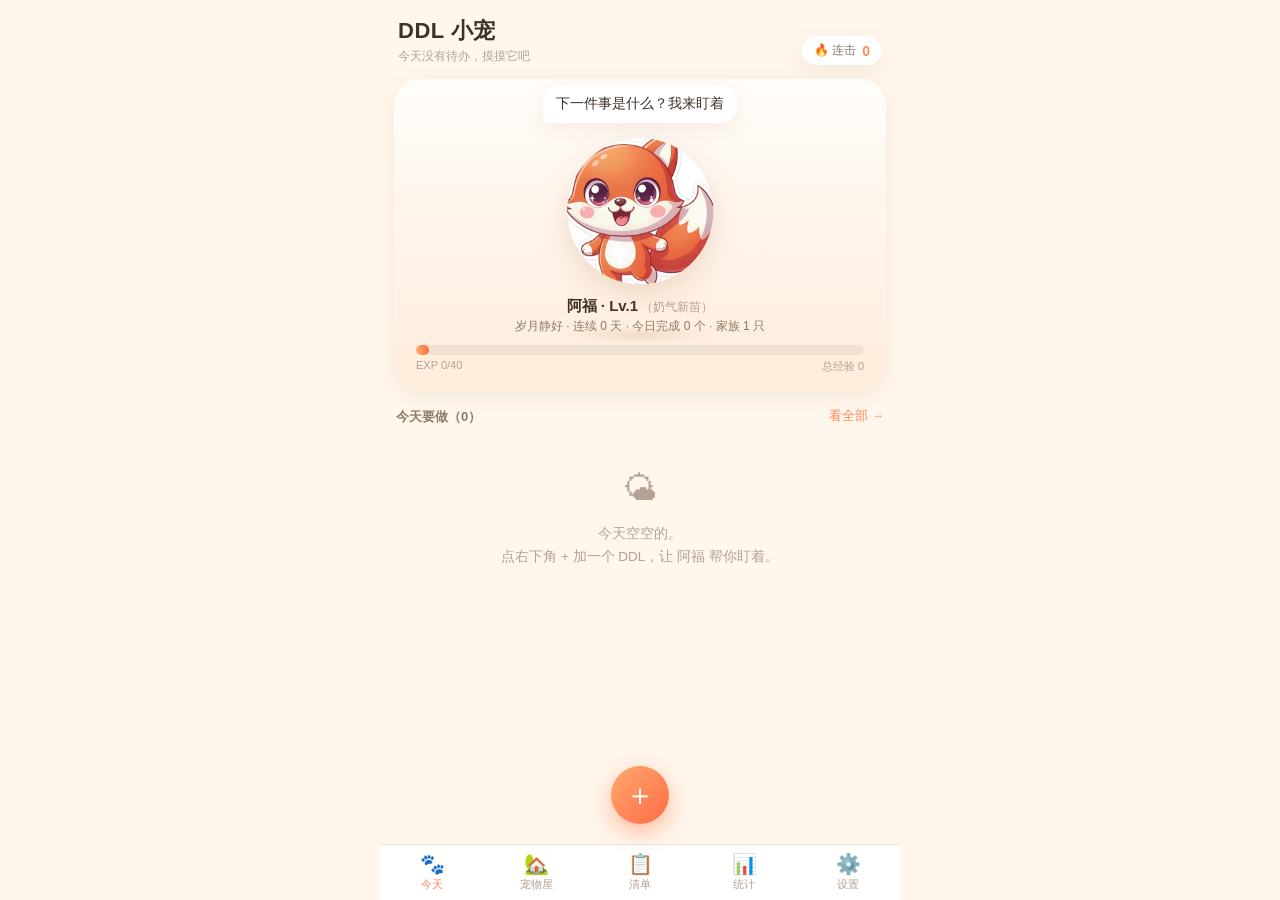
<file: index.html>
<!doctype html>
<html lang="zh-CN">
  <head>
    <meta charset="UTF-8" />
    <meta
      name="viewport"
      content="width=device-width, initial-scale=1.0, maximum-scale=1.0, user-scalable=no, viewport-fit=cover"
    />
    <meta name="theme-color" content="#FFF6EC" />
    <meta name="description" content="DDL 小宠 —— 把截止日期养起来，完成任务就有正反馈" />
    <meta name="apple-mobile-web-app-capable" content="yes" />
    <meta name="apple-mobile-web-app-status-bar-style" content="default" />
    <meta name="apple-mobile-web-app-title" content="DDL小宠" />
    <meta name="mobile-web-app-capable" content="yes" />
    <link rel="manifest" href="./manifest.webmanifest" />
    <link rel="apple-touch-icon" href="./icons/icon-180.png" />
    <title>DDL 小宠</title>
    <script type="module" crossorigin src="./assets/main-BnW5MFjz.js"></script>
    <link rel="modulepreload" crossorigin href="./assets/styles-CB0iZP_0.js">
    <link rel="stylesheet" crossorigin href="./assets/styles-95EQojph.css">
  </head>
  <body>
    <div id="root"></div>
  </body>
</html>
</file>
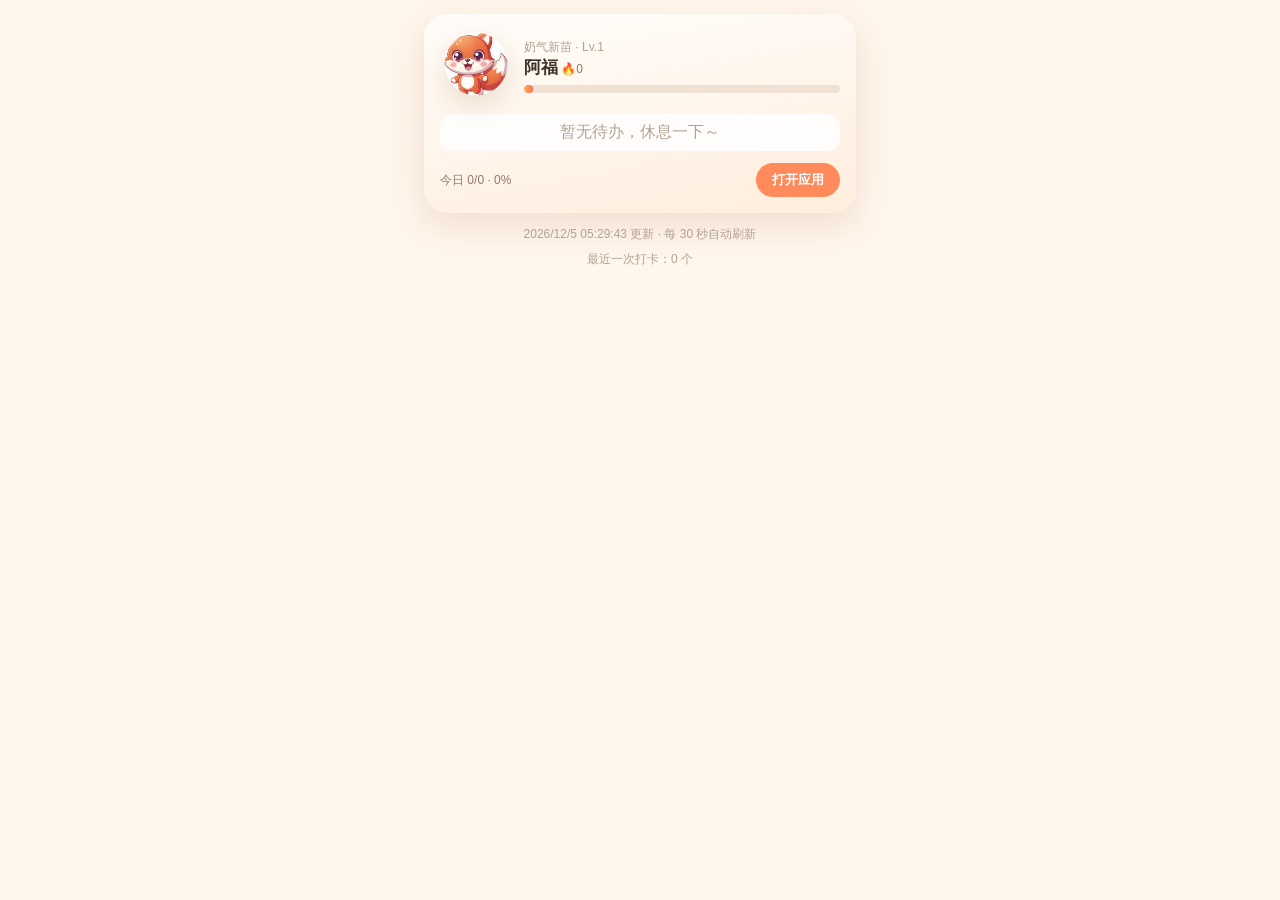
<file: widget.html>
<!doctype html>
<html lang="zh-CN">
  <head>
    <meta charset="UTF-8" />
    <meta name="viewport" content="width=device-width, initial-scale=1.0, viewport-fit=cover" />
    <meta name="theme-color" content="#FFF6EC" />
    <meta name="apple-mobile-web-app-capable" content="yes" />
    <meta name="mobile-web-app-capable" content="yes" />
    <link rel="manifest" href="./manifest.webmanifest" />
    <title>DDL 小组件</title>
    <script type="module" crossorigin src="./assets/widget-D8nKZktV.js"></script>
    <link rel="modulepreload" crossorigin href="./assets/styles-CB0iZP_0.js">
    <link rel="stylesheet" crossorigin href="./assets/styles-95EQojph.css">
  </head>
  <body>
    <div id="root"></div>
  </body>
</html>
</file>
<file: assets/styles-95EQojph.css>
:root{--bg: #fff6ec;--bg-2: #ffecdb;--card: #ffffff;--ink: #3e3226;--ink-2: #8d7b68;--ink-3: #b3a294;--line: #f2e5d6;--brand: #ff8a5b;--brand-2: #ff6b45;--brand-soft: #ffecdf;--green: #38b27d;--green-soft: #e4f6ee;--red: #ff5a5f;--red-soft: #ffe9e9;--amber: #f2a03d;--amber-soft: #fff3e0;--blue: #5b8def;--purple: #9b6bf2;--radius: 20px;--shadow: 0 6px 20px rgba(180, 130, 90, .12);--shadow-lg: 0 12px 34px rgba(180, 130, 90, .2);--safe-b: env(safe-area-inset-bottom, 0px);--safe-t: env(safe-area-inset-top, 0px)}*{box-sizing:border-box;-webkit-tap-highlight-color:transparent}html,body{margin:0;padding:0;background:var(--bg);color:var(--ink);font-family:-apple-system,BlinkMacSystemFont,PingFang SC,Hiragino Sans GB,Microsoft YaHei,Helvetica Neue,Arial,sans-serif;-webkit-font-smoothing:antialiased;overscroll-behavior-y:none}button{font-family:inherit;border:none;background:none;color:inherit;cursor:pointer;padding:0}input,textarea,select{font-family:inherit;font-size:16px;color:var(--ink)}#root{min-height:100vh}.app{max-width:520px;margin:0 auto;min-height:100vh;padding-bottom:calc(96px + var(--safe-b));position:relative}.topbar{padding:calc(16px + var(--safe-t)) 18px 8px;display:flex;align-items:flex-end;justify-content:space-between;gap:10px}.topbar h1{margin:0;font-size:22px;letter-spacing:.5px}.topbar .sub{font-size:12px;color:var(--ink-3);margin-top:2px}.chip{background:var(--card);border-radius:999px;padding:6px 12px;font-size:12px;color:var(--ink-2);box-shadow:var(--shadow);display:inline-flex;align-items:center;gap:6px;white-space:nowrap}.chip b{color:var(--brand);font-size:14px}.stage{margin:6px 14px 0;background:linear-gradient(180deg,#fffdfa 0%,var(--bg-2) 100%);border-radius:26px;box-shadow:var(--shadow);padding:6px 16px 16px;text-align:center;position:relative;overflow:hidden}.stage:after{content:"";position:absolute;left:50%;bottom:46px;width:150px;height:18px;transform:translate(-50%);background:radial-gradient(ellipse at center,rgba(190,150,110,.22),transparent 70%);border-radius:50%}.stage .pet-wrap{position:relative;z-index:1;display:flex;justify-content:center;cursor:pointer;-webkit-user-select:none;user-select:none}.bubble{display:inline-block;max-width:86%;background:#fff;border-radius:16px 16px 16px 4px;padding:9px 13px;font-size:13.5px;color:var(--ink);box-shadow:var(--shadow);margin-bottom:4px;line-height:1.45;animation:pop-in .32s cubic-bezier(.2,1.4,.5,1)}.pet-name{font-size:15px;font-weight:700;margin-top:2px}.pet-meta{font-size:12px;color:var(--ink-2);margin-top:2px}.expbar{height:10px;border-radius:999px;background:#f0e2d3;overflow:hidden;margin:10px 6px 4px;position:relative}.expbar>i{display:block;height:100%;border-radius:999px;background:linear-gradient(90deg,#ffb067,var(--brand-2));transition:width .7s cubic-bezier(.2,.9,.2,1)}.explabel{display:flex;justify-content:space-between;font-size:11px;color:var(--ink-3);padding:0 6px}@keyframes pet-bob{0%,to{transform:translateY(0) rotate(0)}50%{transform:translateY(-6px) rotate(-1deg)}}@keyframes pet-jump{0%,to{transform:translateY(0) scale(1)}35%{transform:translateY(-26px) scale(1.05)}70%{transform:translateY(0) scale(.96)}}@keyframes blink{0%,92%,to{transform:scaleY(1)}95%{transform:scaleY(.08)}}@keyframes tail-wag{0%,to{transform:rotate(-7deg)}50%{transform:rotate(9deg)}}@keyframes wobble{0%,to{transform:rotate(-2deg)}50%{transform:rotate(2deg)}}@keyframes twinkle{0%{opacity:0;transform:scale(.4) rotate(0)}40%{opacity:1;transform:scale(1.1) rotate(80deg)}to{opacity:0;transform:scale(.5) rotate(160deg)}}@keyframes pop-in{0%{opacity:0;transform:scale(.85) translateY(6px)}to{opacity:1;transform:scale(1) translateY(0)}}.pet{animation:pet-bob 3.4s ease-in-out infinite;transform-origin:50% 88%}.pet.celebrate{animation:pet-jump .62s ease-in-out infinite}.pet.mood-sad{animation-duration:5.5s}.pet .pet-eye{animation:blink 4.6s infinite}.pet .pet-tail{animation:tail-wag 2.6s ease-in-out infinite}.pet.mood-sad .pet-tail{animation-duration:5s}.pet .pet-wobble{animation:wobble 1.6s ease-in-out infinite;transform-origin:50% 80%}.pet .pet-sparkles>path{animation:twinkle 1.1s ease-in-out infinite}.pet .pet-sparkles>path:nth-child(2){animation-delay:.2s}.pet .pet-sparkles>path:nth-child(3){animation-delay:.45s}.pet .pet-sparkles>path:nth-child(4){animation-delay:.7s}.section{margin:18px 14px 0}.section-title{display:flex;align-items:center;justify-content:space-between;font-size:13px;color:var(--ink-2);font-weight:600;margin-bottom:8px;padding:0 2px}.section-title .more{font-weight:400;color:var(--brand);font-size:12.5px}.tabs{display:flex;gap:6px;margin:16px 14px 0;background:#fff;padding:4px;border-radius:14px;box-shadow:var(--shadow)}.tabs button{flex:1;padding:8px 0;border-radius:11px;font-size:13.5px;color:var(--ink-2);font-weight:600;transition:.18s}.tabs button.on{background:var(--brand);color:#fff}.task{background:var(--card);border-radius:var(--radius);box-shadow:var(--shadow);padding:13px 14px;display:flex;gap:12px;align-items:flex-start;margin-bottom:10px;position:relative;overflow:hidden;transition:transform .18s,opacity .3s}.task:before{content:"";position:absolute;left:0;top:0;bottom:0;width:4px;background:var(--brand)}.task.overdue:before{background:var(--red)}.task.soon:before{background:var(--amber)}.task.ok:before{background:var(--green)}.task.done{opacity:.55}.task.done .t-title{text-decoration:line-through;color:var(--ink-3)}.t-check{width:26px;height:26px;border-radius:50%;border:2.5px solid var(--line);flex:0 0 auto;margin-top:2px;display:grid;place-items:center;transition:.2s;background:#fff}.t-check.on{background:var(--green);border-color:var(--green)}.t-check svg{opacity:0;transform:scale(.4);transition:.22s cubic-bezier(.2,1.6,.4,1)}.t-check.on svg{opacity:1;transform:scale(1)}.t-body{flex:1;min-width:0}.t-title{font-size:15px;font-weight:600;line-height:1.35;word-break:break-word}.t-note{font-size:12.5px;color:var(--ink-3);margin-top:3px;line-height:1.4}.t-meta{display:flex;flex-wrap:wrap;gap:6px;margin-top:7px;align-items:center}.tag{font-size:11px;padding:3px 8px;border-radius:8px;background:var(--bg-2);color:var(--ink-2);white-space:nowrap}.tag.urgent{background:var(--red-soft);color:var(--red);font-weight:600}.tag.soon{background:var(--amber-soft);color:#d9851c;font-weight:600}.tag.ok{background:var(--green-soft);color:#22875c}.t-del{flex:0 0 auto;color:var(--ink-3);font-size:18px;line-height:1;padding:4px 2px 4px 6px}.empty{text-align:center;color:var(--ink-3);font-size:13.5px;padding:26px 10px 30px;line-height:1.7}.empty .big{font-size:34px;display:block;margin-bottom:6px}.fab{position:fixed;left:50%;bottom:calc(76px + var(--safe-b));transform:translate(-50%);width:58px;height:58px;border-radius:50%;background:linear-gradient(135deg,#ffa96f,var(--brand-2));color:#fff;font-size:30px;line-height:1;box-shadow:0 8px 22px #ff6e3c73;display:grid;place-items:center;z-index:40;transition:transform .16s}.fab:active{transform:translate(-50%) scale(.92)}.tabbar{position:fixed;left:0;right:0;bottom:0;z-index:30;background:#fffffff0;-webkit-backdrop-filter:blur(12px);backdrop-filter:blur(12px);border-top:1px solid var(--line);display:flex;padding-bottom:var(--safe-b);max-width:520px;margin:0 auto}.tabbar button{flex:1;padding:9px 0 8px;display:flex;flex-direction:column;align-items:center;gap:3px;font-size:11px;color:var(--ink-3)}.tabbar button.on{color:var(--brand)}.tabbar .ico{font-size:20px;line-height:1}.sheet-mask{position:fixed;top:0;right:0;bottom:0;left:0;background:#3c2a1e61;z-index:50;display:flex;align-items:flex-end;justify-content:center;animation:fade .2s}@keyframes fade{0%{opacity:0}to{opacity:1}}.sheet{background:var(--bg);width:100%;max-width:520px;border-radius:24px 24px 0 0;padding:8px 18px calc(20px + var(--safe-b));max-height:92vh;overflow-y:auto;animation:slide-up .28s cubic-bezier(.2,.9,.25,1)}@keyframes slide-up{0%{transform:translateY(24px);opacity:.6}to{transform:translateY(0);opacity:1}}.sheet .grab{width:40px;height:4px;border-radius:999px;background:var(--line);margin:4px auto 12px}.sheet h2{font-size:18px;margin:0 0 14px}.field{margin-bottom:13px}.field label{display:block;font-size:12.5px;color:var(--ink-2);margin-bottom:6px;font-weight:600}.input,.textarea{width:100%;background:#fff;border:1.5px solid var(--line);border-radius:14px;padding:11px 13px;outline:none;transition:.15s}.input:focus,.textarea:focus{border-color:var(--brand)}.textarea{min-height:66px;resize:vertical}.seg{display:flex;gap:6px;flex-wrap:wrap}.seg button{padding:8px 12px;border-radius:11px;background:#fff;border:1.5px solid var(--line);font-size:13px;color:var(--ink-2);transition:.15s}.seg button.on{background:var(--brand-soft);border-color:var(--brand);color:var(--brand-2);font-weight:600}.row2{display:grid;grid-template-columns:1fr 1fr;gap:10px}.btn{width:100%;padding:14px;border-radius:16px;background:linear-gradient(135deg,#ffa96f,var(--brand-2));color:#fff;font-size:15.5px;font-weight:700;box-shadow:0 8px 18px #ff6e3c52;transition:transform .14s}.btn:active{transform:scale(.975)}.btn.ghost{background:#fff;color:var(--ink-2);box-shadow:var(--shadow);font-weight:600}.btn.small{padding:10px;font-size:14px}.btn.danger{background:#fff;color:var(--red);box-shadow:var(--shadow)}.btn+.btn{margin-top:10px}.hint{font-size:12px;color:var(--ink-3);line-height:1.6}.confetti-layer{position:fixed;top:0;right:0;bottom:0;left:0;pointer-events:none;z-index:90;overflow:hidden}.confetti-piece{position:absolute;width:9px;height:13px;border-radius:2px;animation:conf-fall 1.5s cubic-bezier(.25,.6,.4,1) forwards}@keyframes conf-fall{0%{transform:translateY(-12vh) rotate(0);opacity:1}to{transform:translateY(105vh) rotate(760deg);opacity:.85}}.reward-float{position:fixed;left:50%;top:34%;transform:translate(-50%);z-index:95;background:#fff;border-radius:18px;padding:12px 20px;box-shadow:var(--shadow-lg);font-weight:800;font-size:20px;color:var(--brand-2);animation:reward 1.7s ease-out forwards;pointer-events:none;text-align:center}.reward-float small{display:block;font-size:12px;font-weight:500;color:var(--ink-2);margin-top:3px}@keyframes reward{0%{opacity:0;transform:translate(-50%) scale(.6)}18%{opacity:1;transform:translate(-50%) scale(1.08)}30%{transform:translate(-50%) scale(1)}75%{opacity:1}to{opacity:0;transform:translate(-50%) translateY(-40px) scale(.95)}}.toast-layer{position:fixed;left:0;right:0;top:calc(10px + var(--safe-t));z-index:120;display:flex;flex-direction:column;align-items:center;gap:8px;pointer-events:none;padding:0 14px}.toast{background:#3e3226f0;color:#fff;border-radius:14px;padding:10px 16px;font-size:13.5px;box-shadow:var(--shadow-lg);animation:toast-in .28s cubic-bezier(.2,1.3,.4,1);max-width:100%;line-height:1.45}.toast.good{background:#38b27df5}.toast.warn{background:#ff7846f5}@keyframes toast-in{0%{opacity:0;transform:translateY(-14px)}to{opacity:1;transform:translateY(0)}}.stat-grid{display:grid;grid-template-columns:repeat(3,1fr);gap:10px;margin:14px}.stat{background:#fff;border-radius:18px;padding:14px 8px;text-align:center;box-shadow:var(--shadow)}.stat b{display:block;font-size:22px;color:var(--brand-2);line-height:1.2}.stat span{font-size:11.5px;color:var(--ink-3)}.heat{display:grid;grid-template-columns:repeat(14,1fr);gap:4px;padding:4px}.heat i{aspect-ratio:1;border-radius:4px;background:#f1e5d8;display:block}.card{background:#fff;border-radius:var(--radius);box-shadow:var(--shadow);padding:15px 16px;margin:0 14px 12px}.card h3{margin:0 0 10px;font-size:14.5px}.kv{display:flex;justify-content:space-between;font-size:13.5px;padding:9px 0;border-bottom:1px dashed var(--line)}.kv:last-child{border-bottom:none}.kv span{color:var(--ink-2)}.kv b{font-weight:700}.switch{width:46px;height:27px;border-radius:999px;background:var(--line);position:relative;transition:.2s;flex:0 0 auto}.switch i{position:absolute;top:3px;left:3px;width:21px;height:21px;border-radius:50%;background:#fff;box-shadow:0 1px 4px #0000002e;transition:.2s}.switch.on{background:var(--green)}.switch.on i{left:22px}.row{display:flex;align-items:center;justify-content:space-between;gap:12px;padding:12px 0;border-bottom:1px dashed var(--line)}.row:last-child{border-bottom:none}.row .lbl{font-size:14.5px}.row .desc{font-size:12px;color:var(--ink-3);margin-top:3px;line-height:1.5}.pet-pick{display:grid;grid-template-columns:repeat(3,1fr);gap:10px}.pet-pick button{background:#fff;border-radius:18px;border:2.5px solid transparent;padding:8px 4px 6px;text-align:center;box-shadow:var(--shadow);transition:.16s}.pet-pick button.on{border-color:var(--brand);background:var(--brand-soft)}.pet-pick span{font-size:12.5px;color:var(--ink-2);display:block;margin-top:2px}.widget-page{max-width:460px;margin:0 auto;padding:14px}.widget-card{background:linear-gradient(170deg,#fffdfa,#fed);border-radius:24px;box-shadow:var(--shadow-lg);padding:14px 16px 16px}.widget-card .w-head{display:flex;gap:12px;align-items:center}.widget-card .w-pet{flex:0 0 auto}.widget-card .w-title{font-size:12px;color:var(--ink-3)}.widget-card .w-name{font-size:17px;font-weight:800}.w-list{margin-top:10px;display:flex;flex-direction:column;gap:7px}.w-item{display:flex;align-items:center;gap:9px;background:#ffffffd9;border-radius:13px;padding:8px 10px}.w-item .w-dot{width:8px;height:8px;border-radius:50%;flex:0 0 auto}.w-item .w-name-t{flex:1;font-size:13.5px;font-weight:600;overflow:hidden;text-overflow:ellipsis;white-space:nowrap}.w-item .w-cd{font-size:12px;font-weight:700;flex:0 0 auto}.w-foot{display:flex;justify-content:space-between;align-items:center;margin-top:12px;font-size:12px;color:var(--ink-2)}.w-open{background:var(--brand);color:#fff;border-radius:999px;padding:8px 16px;font-size:13px;font-weight:700;text-decoration:none;display:inline-block}.pet-photo{width:168px;height:168px;object-fit:contain;border-radius:50%;animation:pet-bob 3.4s ease-in-out infinite;filter:drop-shadow(0 10px 14px rgba(190,150,110,.28))}.pet-photo.mood-sad{filter:saturate(.65) brightness(.97) drop-shadow(0 8px 10px rgba(190,150,110,.2))}.pet-photo.mood-bored{filter:saturate(.85)}.pet-wrap.jump .pet-photo{animation:pet-jump .52s cubic-bezier(.2,1.3,.4,1) infinite}.widget-card .pet-photo{width:72px;height:72px;animation:none}.zoo-card .zoo-row{display:flex;gap:10px;overflow-x:auto;padding:6px 2px 10px;scrollbar-width:none}.zoo-row::-webkit-scrollbar{display:none}.zoo-pet{flex:0 0 auto;width:74px;background:#fff;border:2px solid var(--line);border-radius:18px;padding:8px 4px 6px;display:flex;flex-direction:column;align-items:center;gap:4px;font-size:12px;color:var(--ink)}.zoo-pet img{width:56px;height:56px;object-fit:contain;border-radius:50%}.zoo-pet.on{border-color:var(--brand-2);background:#fff7ef;box-shadow:0 0 0 3px #ff8c422e}.active-pet{display:flex;align-items:center;gap:14px}.active-pet>img{width:76px;height:76px;object-fit:contain;border-radius:50%}.active-name{font-size:16px;font-weight:700}.link-btn{background:none;border:none;color:var(--brand-2);font-size:12px;font-weight:600;padding:2px 6px;cursor:pointer}.ticket-count{color:var(--brand-2);font-size:15px}.ticket-row{display:flex;align-items:center;justify-content:space-between;gap:10px}.ticket-row .btn:disabled{opacity:.55}.adopt-grid{display:grid;grid-template-columns:repeat(3,1fr);gap:10px;margin-top:6px}.pet-card{background:#fff;border:2px solid var(--line);border-radius:18px;padding:10px 6px 8px;display:flex;flex-direction:column;align-items:center;gap:2px;position:relative}.pet-card.owned{border-color:#ffd9b8;background:#fffaf4}.pet-card.locked{background:#f4f2ef;border-color:#e7e2db}.pet-card.active{border-color:var(--brand-2);box-shadow:0 0 0 3px #ff8c422e}.pet-thumb{position:relative;width:84px;height:84px}.pet-thumb img{width:100%;height:100%;object-fit:contain;border-radius:50%}.pet-card.locked .pet-thumb img{filter:grayscale(1) brightness(1.06);opacity:.32}.pet-thumb .lock{position:absolute;right:-2px;bottom:-2px;font-size:15px}.pet-thumb .active-badge{position:absolute;left:50%;bottom:-6px;transform:translate(-50%);background:var(--brand-2);color:#fff;font-size:10px;padding:1px 8px;border-radius:999px;white-space:nowrap}.pet-nm{font-size:13px;font-weight:700;margin-top:6px}.pet-rr{font-size:10.5px}
</file>
